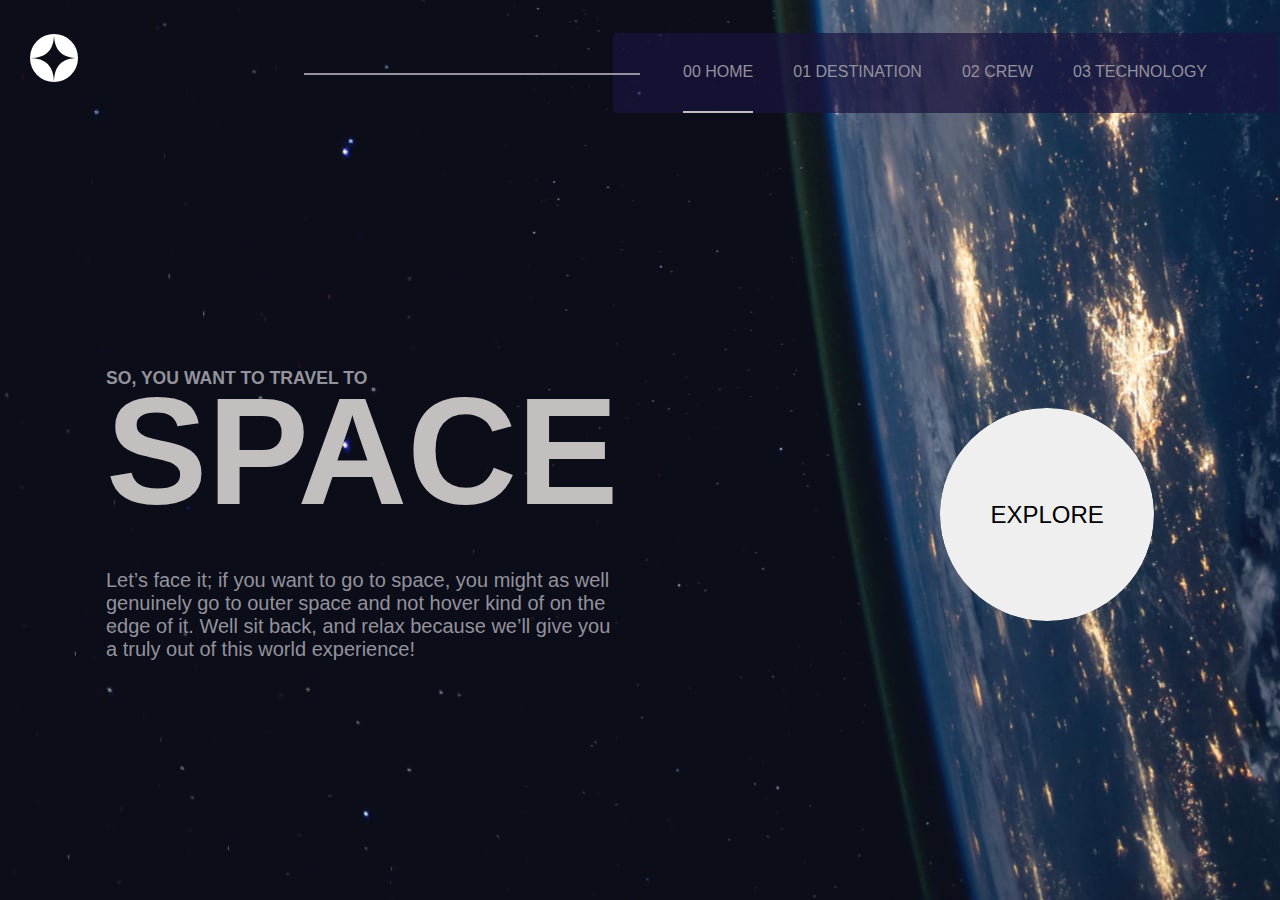
<file: index.html>
<!DOCTYPE html>
<html lang="en">
<head>
  <meta charset="UTF-8">
  <meta name="viewport" content="width=device-width, initial-scale=1.0">

  <link rel="icon" type="image/png" sizes="32x32" href="./assets/favicon-32x32.png">
  <link rel="stylesheet" href="styles.css">
  
  <title>Frontend Mentor | Space tourism website</title>
</head>
<body class="home | bg-repeat">
  <header class="main-header | flex">
    <img src="./assets/shared/logo.svg" alt="logo icon" class="logo">
    <div class="rule">
    </div>
    <nav class="nav-bar">
      <button class="hamburger | hidden">
      <img src="./assets/shared/icon-hamburger.svg" alt="navigations">
      </button>
      <div class="nav-bar-contents">
        <a href="index.html" id="home" class="| uppercase active"><span>00</span> Home</a>
        <a href="./destination-moon.html" id="destination" class="| uppercase"><span>01</span> Destination</a>
        <a href="./crew-commander.html" id="crew" class="| uppercase"><span>02</span> Crew</a>
        <a href="./technology-vehicle.html" id="technology" class="| uppercase"><span>03</span> Technology</a>
      </div>
    </nav>
  </header>
  <main class="flex">
    <section class="flex-left">
<h1 class="main-heading | flex "><span class="small-heading-text | fs-l cl-grayish-blue uppercase">So, you want to travel to
      </span><span class="fs-xxl | cl-white uppercase">Space</span></h1>
      <p class="paragraph | cl-grayish-blue fs-small">Let’s face it; if you want to go to space, you might as well genuinely go to 
        outer space and not hover kind of on the edge of it. Well sit back, and relax 
        because we’ll give you a truly out of this world experience!</p>
    </section>
    <a href="./destination-moon.html" class="explore"><button class="flex-right | fs-mid btn-xl uppercase">Explore</button></a>
  </main>
  <script src="index.js"></script>
</body>
</html>
</file>
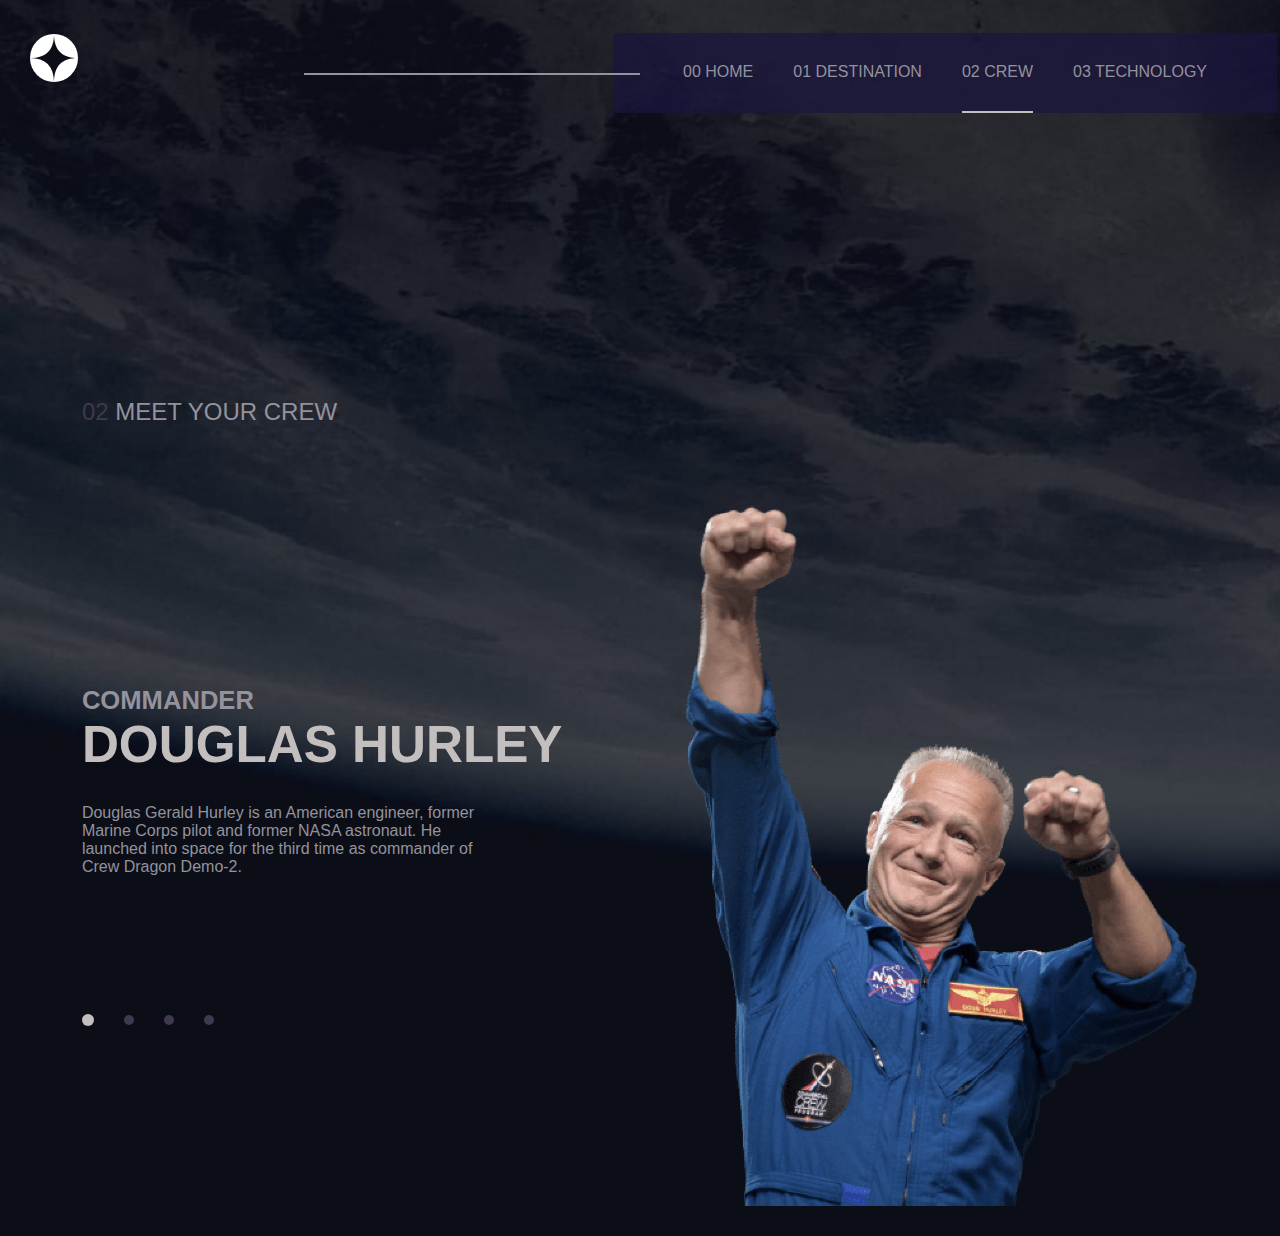
<file: crew-commander.html>
<!DOCTYPE html>
<html lang="en">
<head>
  <meta charset="UTF-8">
  <meta name="viewport" content="width=device-width, initial-scale=1.0">

  <link rel="icon" type="image/png" sizes="32x32" href="./assets/favicon-32x32.png">
  <link rel="stylesheet" href="styles.css">
  
  <title>Frontend Mentor | Space tourism website</title>
</head>
<body class="crew | bg-repeat">
  <header class="main-header | flex">
    <img src="./assets/shared/logo.svg" alt="logo icon" class="logo">
    <div class="rule">
    </div>
    <nav class="nav-bar">
      <button class="hamburger | hidden">
      <img src="./assets/shared/icon-hamburger.svg" alt="navigations">
      </button>
      <div class="nav-bar-contents">
        <a href="index.html" id="home" class="| uppercase"><span>00</span> Home</a>
        <a href="./destination-moon.html" id="destination" class="| uppercase"><span>01</span> Destination</a>
        <a href="./crew-commander.html" id="crew" class="| uppercase active"><span>02</span> Crew</a>
        <a href="./technology-vehicle.html" id="technology" class="| uppercase"><span>03</span> Technology</a>
      </div>
    </nav>
  </header>
  <main class="grid | inverse-grid">
    <p class="grid-one | fs-mid"><span class="cl-dark-grayish-blue">02</span> <span class="cl-grayish-blue uppercase">Meet your crew</span></p>
    <img src="./assets/crew/image-douglas-hurley.png" alt="" class="destination-img | grid-two">
    <section id="selection" class="grid-three | no-base-rule  flex-bottom">
      <h1 class="grid-four-font cl-grayish-blue uppercase
      ">Commander</h1>
      <h2 class="fs-xl-crew | uppercase cl-white">Douglas Hurley</h2>
      <p class="paragraph | cl-grayish-blue padding">
        Douglas Gerald Hurley is an American engineer, former Marine Corps pilot and former NASA astronaut. He launched into space for the third time as commander of Crew Dragon Demo-2.
      </p>
    </section>
      <ul class="navigate grid-four flex-top">
        <li class="moon"><button id="0" class="dot-btn active | cl-grayish-blue fs-small uppercase"></button></li>
        <li class="mars"><button id="1"  class="dot-btn | cl-grayish-blue fs-small uppercase"></button></li>
        <li class="europa"><button id="2" class="dot-btn | cl-grayish-blue fs-small uppercase"></button></li>
        <li class="titan"><button id="3" class="dot-btn | cl-grayish-blue fs-small uppercase"></button></li>
      </ul>
  </main>
  <script src="index.js"></script>
</body>
</html>
</file>
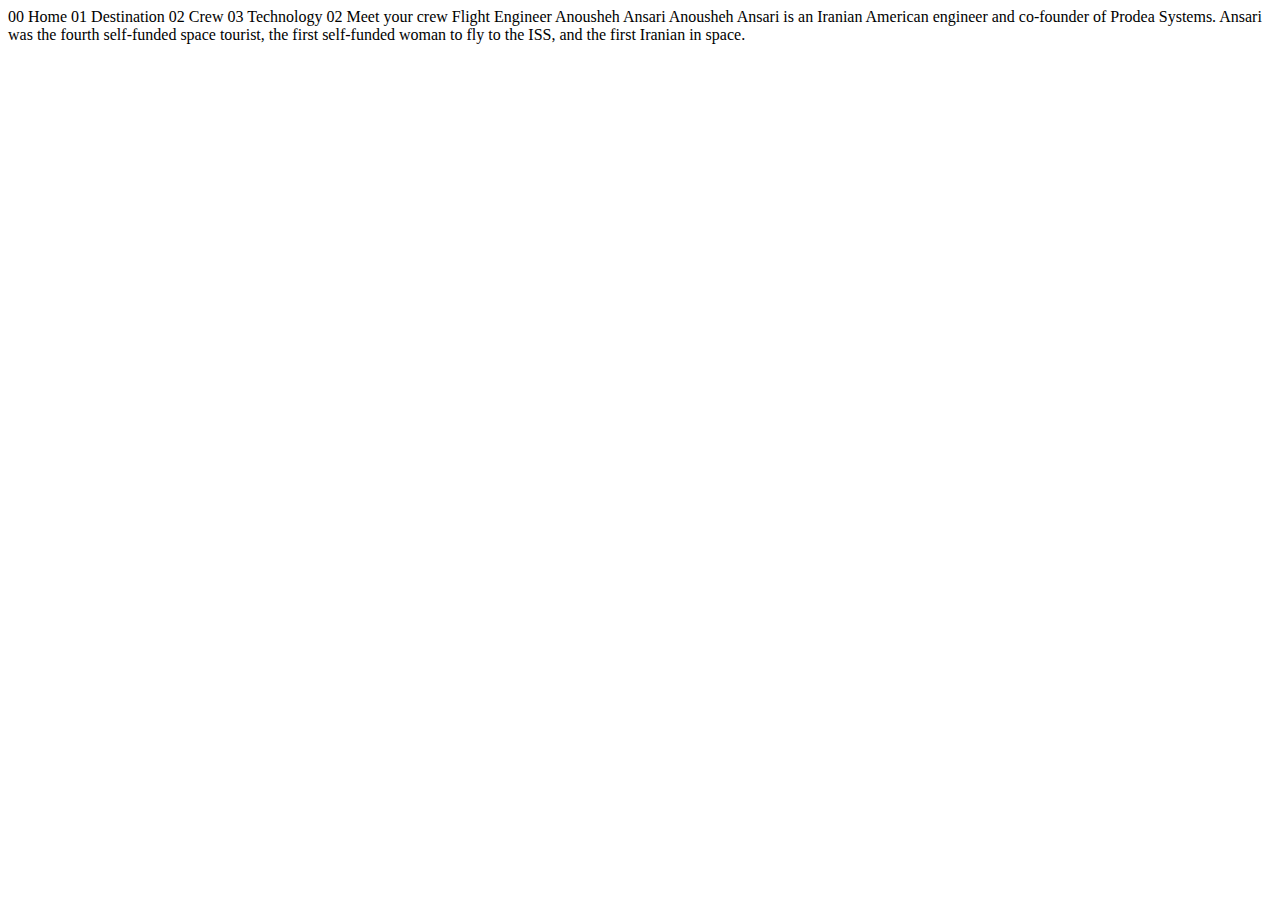
<file: crew-engineer.html>
<!DOCTYPE html>
<html lang="en">
<head>
  <meta charset="UTF-8">
  <meta name="viewport" content="width=device-width, initial-scale=1.0">

  <link rel="icon" type="image/png" sizes="32x32" href="./assets/favicon-32x32.png">
  
  <title>Frontend Mentor | Space tourism website</title>
</head>
<body>

  00 Home
  01 Destination
  02 Crew
  03 Technology

  02 Meet your crew

  Flight Engineer
  Anousheh Ansari

  Anousheh Ansari is an Iranian American engineer and co-founder of Prodea Systems. 
  Ansari was the fourth self-funded space tourist, the first self-funded woman to 
  fly to the ISS, and the first Iranian in space. 
</body>
</html>
</file>
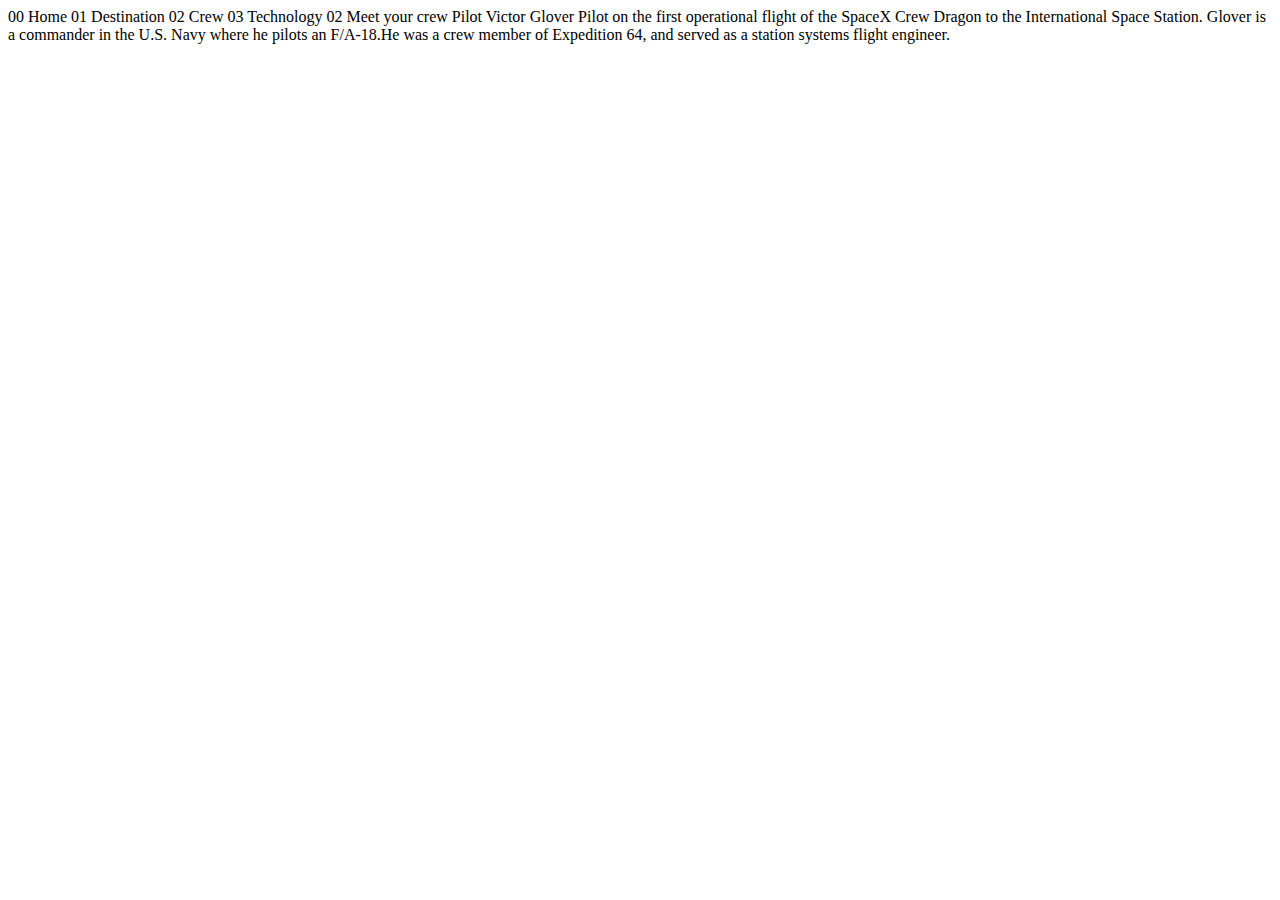
<file: crew-pilot.html>
<!DOCTYPE html>
<html lang="en">
<head>
  <meta charset="UTF-8">
  <meta name="viewport" content="width=device-width, initial-scale=1.0">

  <link rel="icon" type="image/png" sizes="32x32" href="./assets/favicon-32x32.png">
  
  <title>Frontend Mentor | Space tourism website</title>
</head>
<body>

  00 Home
  01 Destination
  02 Crew
  03 Technology

  02 Meet your crew

  Pilot
  Victor Glover

  Pilot on the first operational flight of the SpaceX Crew Dragon to the 
  International Space Station. Glover is a commander in the U.S. Navy where 
  he pilots an F/A-18.He was a crew member of Expedition 64, and served as a 
  station systems flight engineer. 
</body>
</html>
</file>
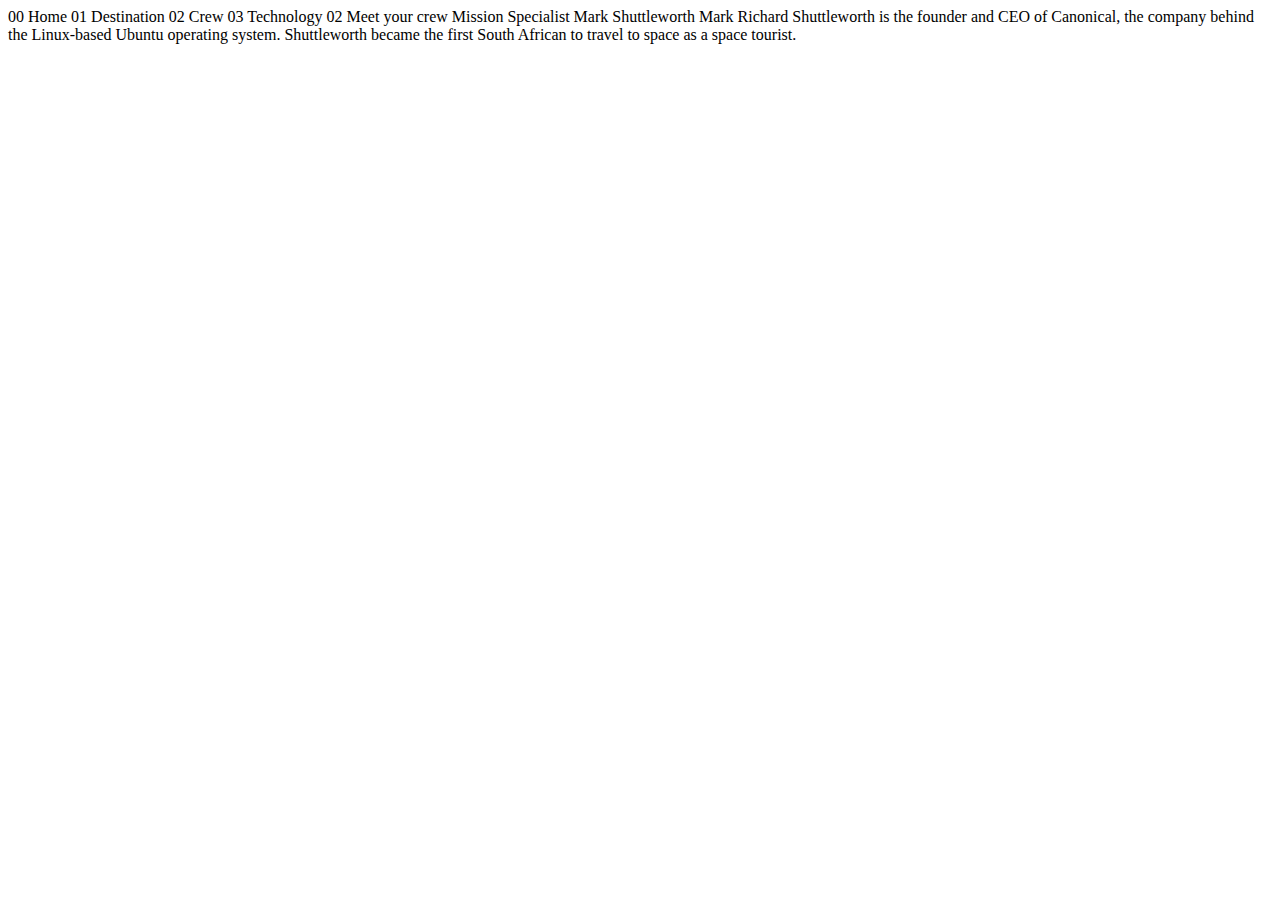
<file: crew-specialist.html>
<!DOCTYPE html>
<html lang="en">
<head>
  <meta charset="UTF-8">
  <meta name="viewport" content="width=device-width, initial-scale=1.0">

  <link rel="icon" type="image/png" sizes="32x32" href="./assets/favicon-32x32.png">
  
  <title>Frontend Mentor | Space tourism website</title>
</head>
<body>

  00 Home
  01 Destination
  02 Crew
  03 Technology

  02 Meet your crew

  Mission Specialist
  Mark Shuttleworth

  Mark Richard Shuttleworth is the founder and CEO of Canonical, the company behind 
  the Linux-based Ubuntu operating system. Shuttleworth became the first South 
  African to travel to space as a space tourist.
</body>
</html>
</file>
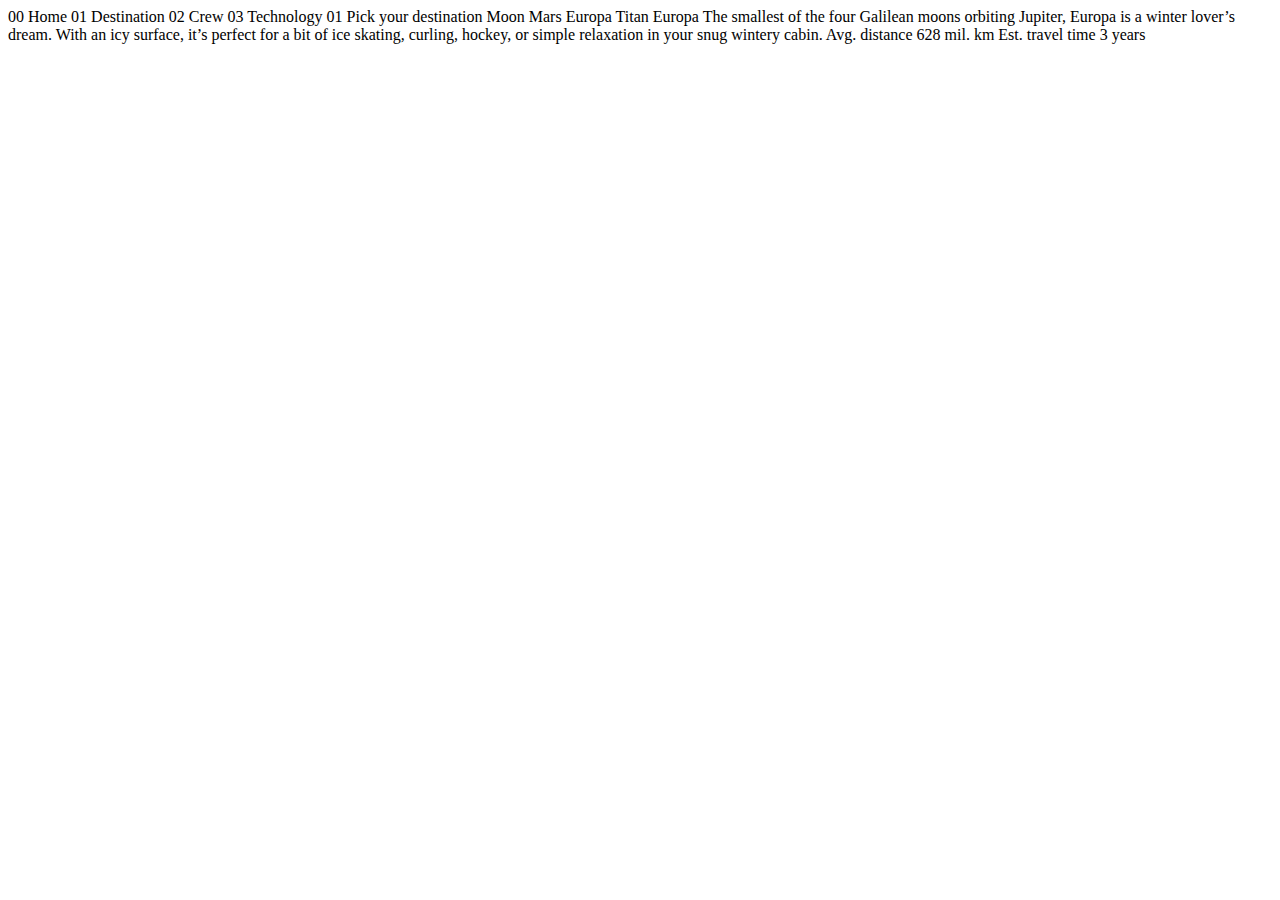
<file: destination-europa.html>
<!DOCTYPE html>
<html lang="en">
<head>
  <meta charset="UTF-8">
  <meta name="viewport" content="width=device-width, initial-scale=1.0">

  <link rel="icon" type="image/png" sizes="32x32" href="./assets/favicon-32x32.png">
  
  <title>Frontend Mentor | Space tourism website</title>
</head>
<body>

  00 Home
  01 Destination
  02 Crew
  03 Technology

  01 Pick your destination

  Moon
  Mars
  Europa
  Titan

  Europa

  The smallest of the four Galilean moons orbiting Jupiter, Europa is a 
  winter lover’s dream. With an icy surface, it’s perfect for a bit of 
  ice skating, curling, hockey, or simple relaxation in your snug 
  wintery cabin.

  Avg. distance
  628 mil. km

  Est. travel time
  3 years
</body>
</html>
</file>
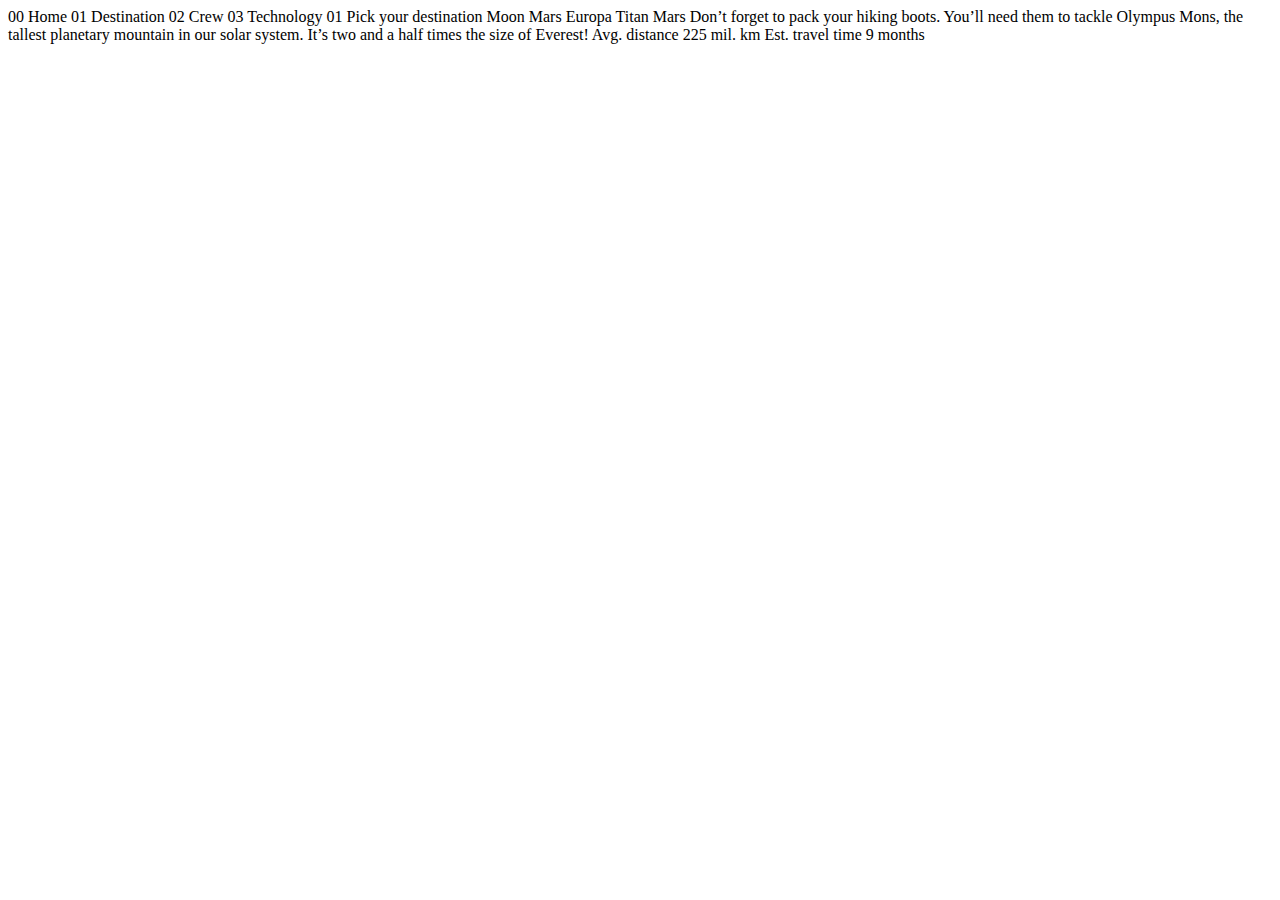
<file: destination-mars.html>
<!DOCTYPE html>
<html lang="en">
<head>
  <meta charset="UTF-8">
  <meta name="viewport" content="width=device-width, initial-scale=1.0">

  <link rel="icon" type="image/png" sizes="32x32" href="./assets/favicon-32x32.png">
  
  <title>Frontend Mentor | Space tourism website</title>
</head>
<body>

  00 Home
  01 Destination
  02 Crew
  03 Technology

  01 Pick your destination

  Moon
  Mars
  Europa
  Titan

  Mars

  Don’t forget to pack your hiking boots. You’ll need them to tackle Olympus Mons, 
  the tallest planetary mountain in our solar system. It’s two and a half times 
  the size of Everest!

  Avg. distance
  225 mil. km

  Est. travel time
  9 months
</body>
</html>
</file>
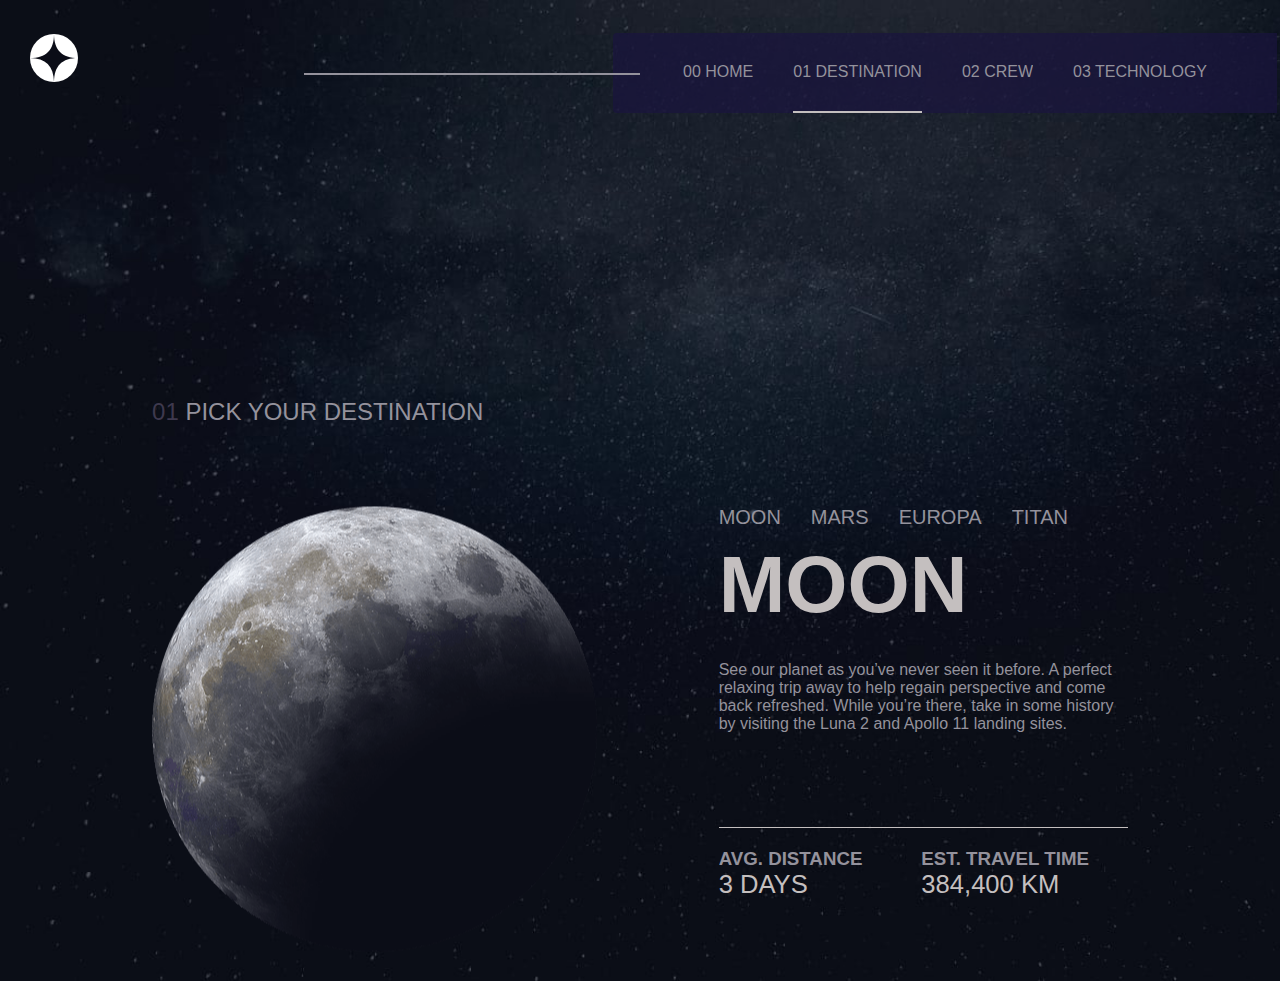
<file: destination-moon.html>
<!DOCTYPE html>
<html lang="en">
<head>
  <meta charset="UTF-8">
  <meta name="viewport" content="width=device-width, initial-scale=1.0">

  <link rel="icon" type="image/png" sizes="32x32" href="./assets/favicon-32x32.png">
  <link rel="stylesheet" href="styles.css">
  
  <title>Frontend Mentor | Space tourism website</title>
</head>
<body class="destination | bg-repeat">
  <header class="main-header | flex">
    <img src="./assets/shared/logo.svg" alt="logo icon" class="logo">
    <div class="rule">
    </div>
    <nav class="nav-bar">
      <button class="hamburger | hidden">
      <img src="./assets/shared/icon-hamburger.svg" alt="navigations">
      </button>
      <div class="nav-bar-contents">
        <a href="index.html" id="home" class="| uppercase"><span>00</span> Home</a>
        <a href="./destination-moon.html" id="destination" class="| uppercase active"><span>01</span> Destination</a>
        <a href="./crew-commander.html" id="crew" class="| uppercase"><span>02</span> Crew</a>
        <a href="./technology-vehicle.html" id="technology" class="| uppercase"><span>03</span> Technology</a>
      </div>
    </nav>
  </header>
  <main class="grid">
    <p class="grid-one | fs-mid"><span class="cl-dark-grayish-blue">01</span> <span class="cl-grayish-blue uppercase">Pick your destination</span></p>
    <img src="./assets/destination/image-moon.png" alt="" class="destination-img | grid-two">
    <section id="selection" class="grid-three">
      <ul class="navigate">
        <li class="moon"><button id="0" class="cl-grayish-blue fs-small uppercase">Moon</button></li>
        <li class="mars"><button id="1"  class="cl-grayish-blue fs-small uppercase">Mars</button></li>
        <li class="europa"><button id="2" class="cl-grayish-blue fs-small uppercase">Europa</button></li>
        <li class="titan"><button id="3" class="cl-grayish-blue fs-small uppercase">Titan</button></li>
      </ul>
      <h1 class="fs-xl | uppercase cl-white">Moon</h1>
      <p class="paragraph | cl-grayish-blue padding">
        See our planet as  you’ve never seen it before. A perfect relaxing trip away to help 
        regain perspective and come back refreshed. While you’re there, take in some history 
        by visiting the Luna 2 and Apollo 11 landing sites.
      </p>
    </section>
    <aside class="grid-four">
      <h3 class="aside-grid-one | cl-grayish-blue uppercase">
        Avg. distance
      </h3>
      <h3 class="aside-grid-three | cl-grayish-blue uppercase">
        Est. travel time
      </h3>
      <p class="aside-grid-four | cl-white uppercase grid-four-font">
        3 days
      </p>
      <p class="aside-grid-two | cl-white uppercase grid-four-font">
        384,400 km
      </p>
    </aside>
  </main>
  <script src="index.js"></script>
</body>
</html>
</file>
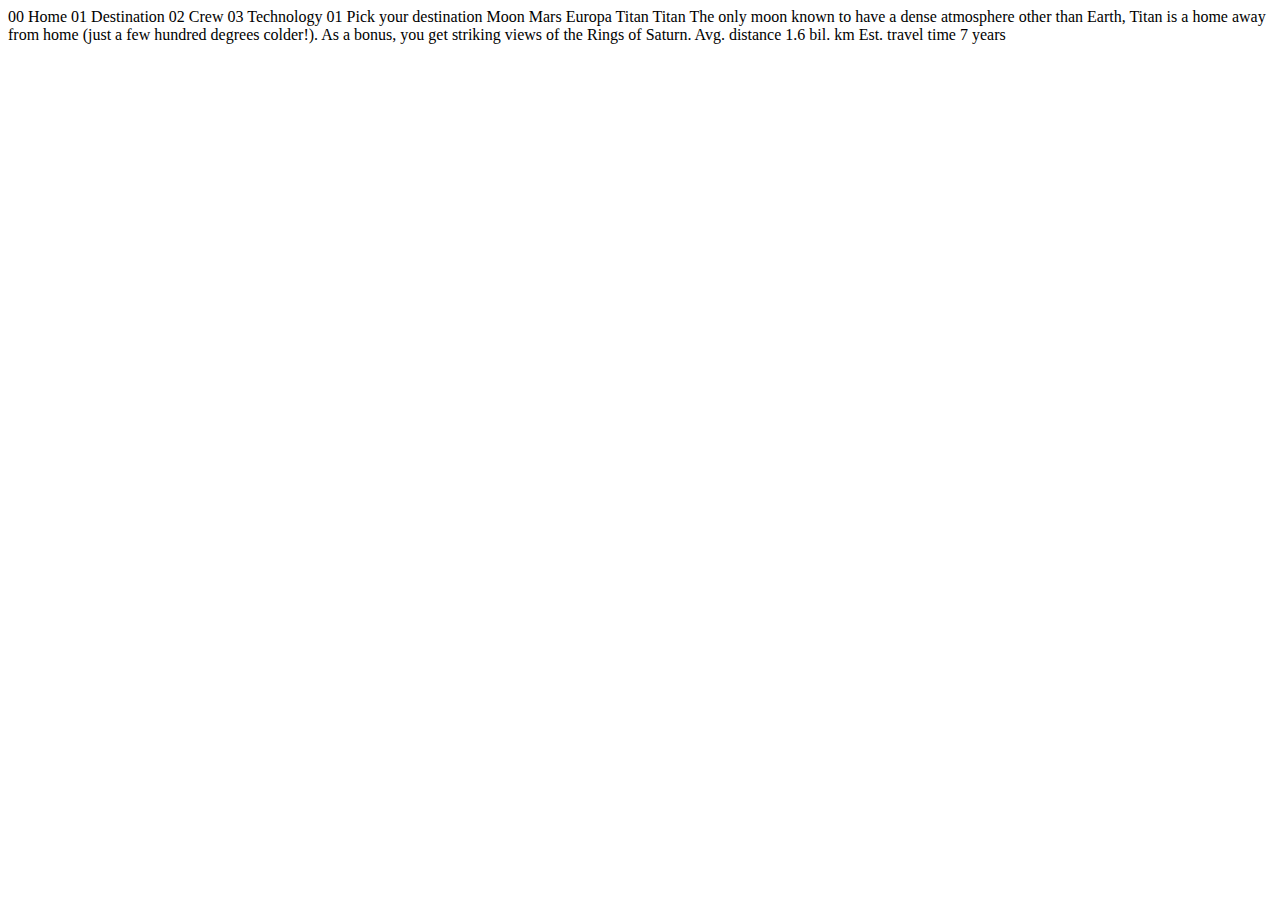
<file: destination-titan.html>
<!DOCTYPE html>
<html lang="en">
<head>
  <meta charset="UTF-8">
  <meta name="viewport" content="width=device-width, initial-scale=1.0">

  <link rel="icon" type="image/png" sizes="32x32" href="./assets/favicon-32x32.png">
  
  <title>Frontend Mentor | Space tourism website</title>
</head>
<body>

  00 Home
  01 Destination
  02 Crew
  03 Technology

  01 Pick your destination

  Moon
  Mars
  Europa
  Titan

  Titan

  The only moon known to have a dense atmosphere other than Earth, Titan 
  is a home away from home (just a few hundred degrees colder!). As a 
  bonus, you get striking views of the Rings of Saturn.

  Avg. distance
  1.6 bil. km

  Est. travel time
  7 years
</body>
</html>
</file>
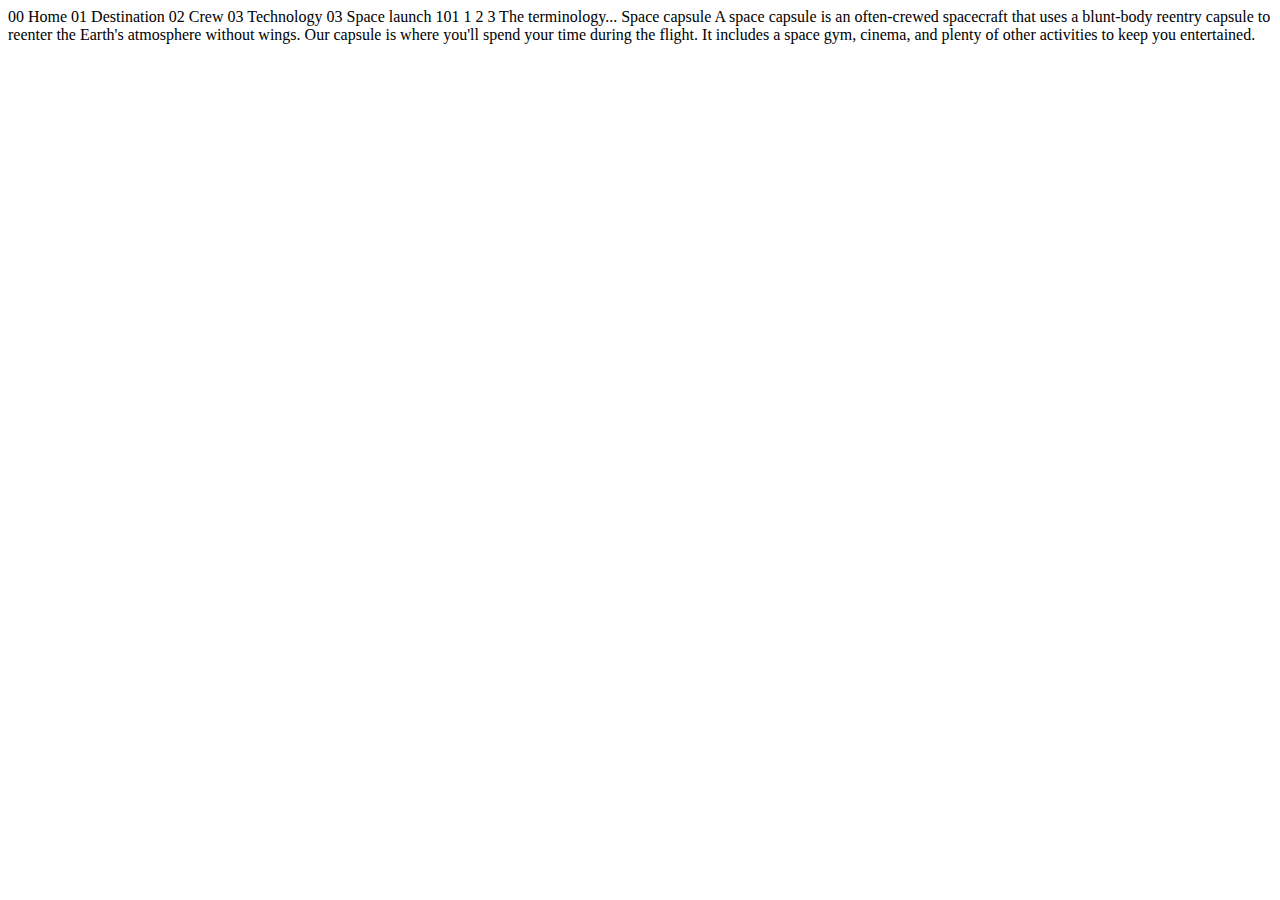
<file: technology-capsule.html>
<!DOCTYPE html>
<html lang="en">
<head>
  <meta charset="UTF-8">
  <meta name="viewport" content="width=device-width, initial-scale=1.0">

  <link rel="icon" type="image/png" sizes="32x32" href="./assets/favicon-32x32.png">
  
  <title>Frontend Mentor | Space tourism website</title>
</head>
<body>

  00 Home
  01 Destination
  02 Crew
  03 Technology

  03 Space launch 101

  1
  2
  3

  The terminology...
  Space capsule

  A space capsule is an often-crewed spacecraft that uses a blunt-body reentry 
  capsule to reenter the Earth's atmosphere without wings. Our capsule is where 
  you'll spend your time during the flight. It includes a space gym, cinema, 
  and plenty of other activities to keep you entertained.
</body>
</html>
</file>
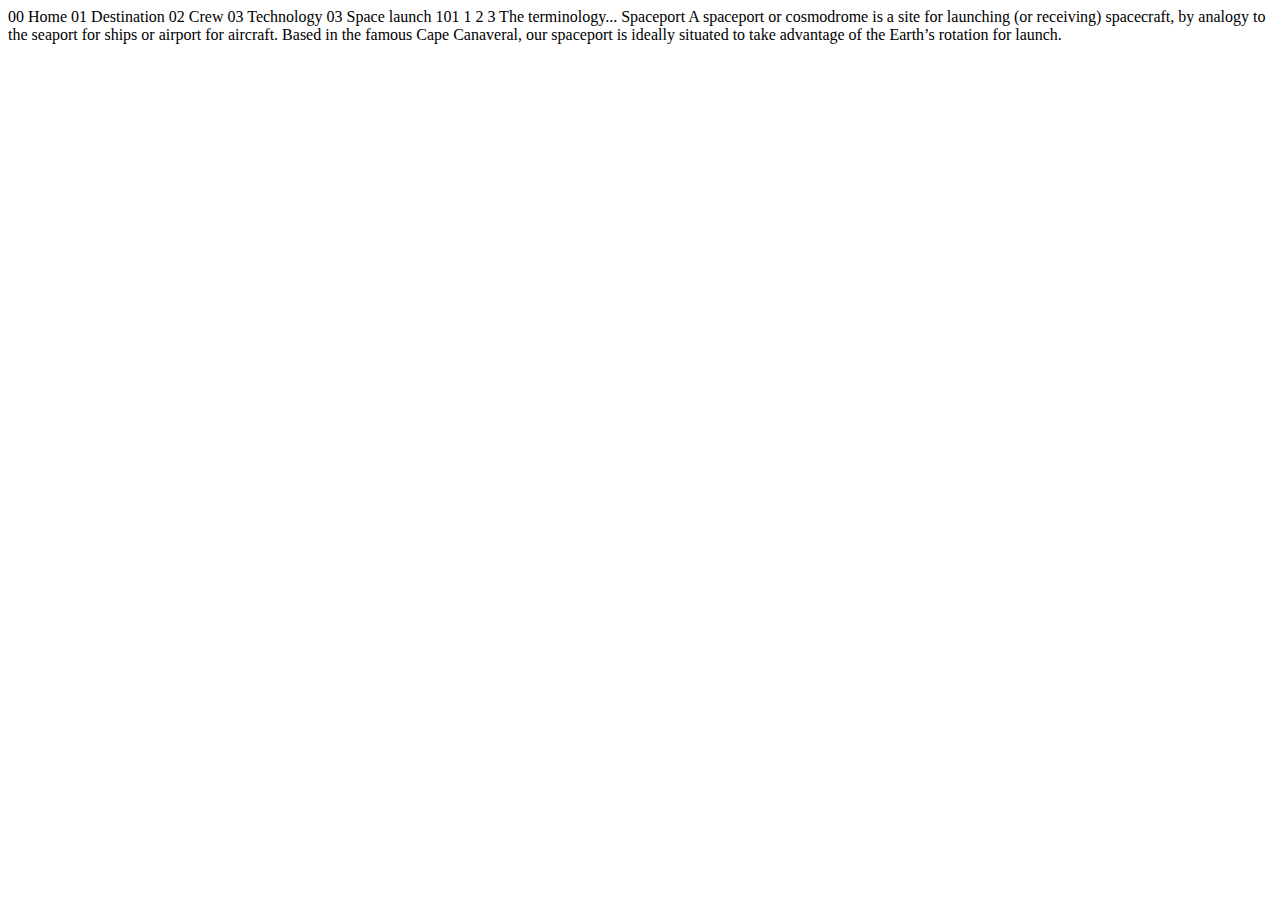
<file: technology-spaceport.html>
<!DOCTYPE html>
<html lang="en">
<head>
  <meta charset="UTF-8">
  <meta name="viewport" content="width=device-width, initial-scale=1.0">

  <link rel="icon" type="image/png" sizes="32x32" href="./assets/favicon-32x32.png">
  
  <title>Frontend Mentor | Space tourism website</title>
</head>
<body>

  00 Home
  01 Destination
  02 Crew
  03 Technology

  03 Space launch 101

  1
  2
  3

  The terminology...
  Spaceport

  A spaceport or cosmodrome is a site for launching (or receiving) spacecraft, 
  by analogy to the seaport for ships or airport for aircraft. Based in the 
  famous Cape Canaveral, our spaceport is ideally situated to take advantage 
  of the Earth’s rotation for launch.
</body>
</html>
</file>
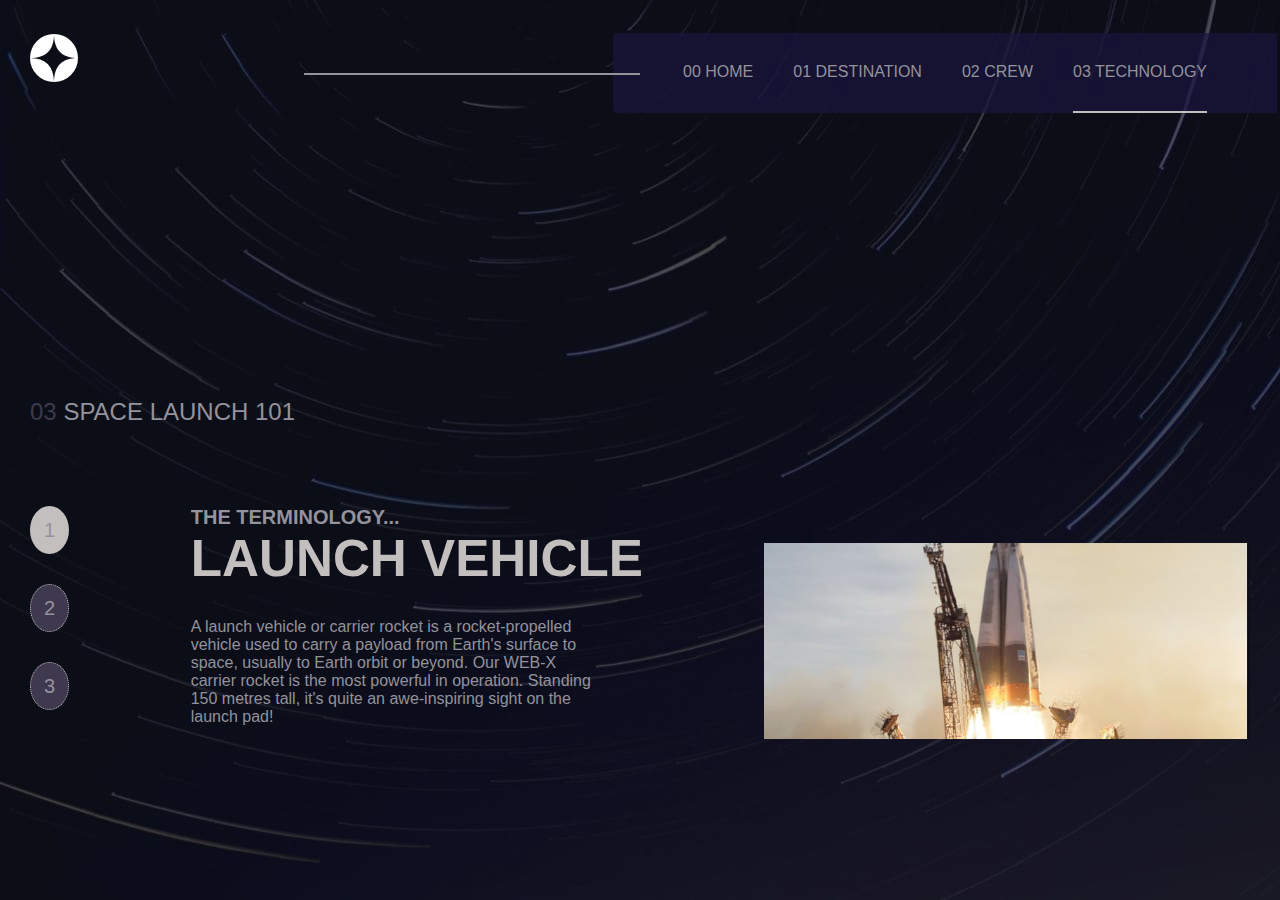
<file: technology-vehicle.html>
<!DOCTYPE html>
<html lang="en">
<head>
  <meta charset="UTF-8">
  <meta name="viewport" content="width=device-width, initial-scale=1.0">

  <link rel="icon" type="image/png" sizes="32x32" href="./assets/favicon-32x32.png">
  <link rel="stylesheet" href="styles.css">

  <title>Frontend Mentor | Space tourism website</title>
</head>
<body class="technology | bg-repeat">
  <header class="main-header | flex">
    <img src="./assets/shared/logo.svg" alt="logo icon" class="logo">
    <div class="rule">
    </div>
    <nav class="nav-bar">
      <button class="hamburger | hidden">
      <img src="./assets/shared/icon-hamburger.svg" alt="navigations">
      </button>
      <div class="nav-bar-contents">
        <a href="index.html" id="home" class="| uppercase"><span>00</span> Home</a>
        <a href="./destination-moon.html" id="destination" class="| uppercase"><span>01</span> Destination</a>
        <a href="./crew-commander.html" id="crew" class="| uppercase"><span>02</span> Crew</a>
        <a href="./technology-vehicle.html" id="technology" class="| uppercase active"><span>03</span> Technology</a>
      </div>
    </nav>
  </header>
  <main class="grid | inverse-grid">
    <p class="grid-one | fs-mid"><span class="cl-dark-grayish-blue">03</span> <span class="cl-grayish-blue uppercase">Space launch 101</span></p>
    <img src="./assets/technology/image-launch-vehicle-landscape.jpg" alt="" class="destination-img | grid-two">
    <section id="selection" class="grid-three | no-base-rule  flex-bottom">
      <h1 class="fs-small cl-grayish-blue uppercase
      ">The terminology...</h1>
      <h2 class="fs-xl-crew | uppercase cl-white">Launch vehicle</h2>
      <p class="paragraph | cl-grayish-blue padding">
        A launch vehicle or carrier rocket is a rocket-propelled vehicle used to carry a payload from Earth's surface to space, usually to Earth orbit or beyond. Our WEB-X carrier rocket is the most powerful in operation. Standing 150 metres tall, it's quite an awe-inspiring sight on the launch pad!
      </p>
    </section>
      <ul class="navigate grid-four flex-top">
        <li class="moon"><button id="0" class="dot-btn active | cl-grayish-blue fs-small uppercase even-aspect-ratio">1</button></li>
        <li class="mars"><button id="1"  class="dot-btn | cl-grayish-blue fs-small uppercase even-aspect-ratio">2</button></li>
        <li class="europa"><button id="2" class="dot-btn | cl-grayish-blue fs-small uppercase even-aspect-ratio">3</button></li>
      </ul>
  </main>
  <script src="index.js"></script>
</body>
</html>
</file>
<file: styles.css>
:root {
  --fs-100: 0.5rem;
  --fs-200: 0.75rem;
  --fs-300: 0.925rem;
  --fs-400: 1rem;
  --fs-500: 1.25rem;
  --fs-600: 1.5rem;
  --fs-700: 2rem;
  --fs-800: 2.5rem;
  --fs-900: 3rem;
  --fs-1000: 3.5rem;
  --fs-2000: 7rem;

  --fw-400: 400;
  --fw-600: 600;
  --fw-700: 700;

  --grayish-blue: rgb(148, 146, 156);
  --dark-grayish-blue: rgb(62, 57, 78);
  --white: rgb(196, 191, 191);
  --black: rgb(0, 0, 0);

  --ff-poppins: "Poppins", sans-serif;
  --ff-open-sans: "Open Sans", sans-serif;
}
/***********RESET*************/
* {
    overflow-x: hidden;
    margin: 0;
    padding: 0;
    box-sizing: border-box;
    font-family: 'Segoe UI', Tahoma, Geneva, Verdana, sans-serif;
}   
/************general classes************/
/**BODY BACKGROUND**/
.bg-repeat {
    background-repeat: no-repeat;
    background-size: cover;
    min-height: 100vh;
}

body {
    display: flex;
    justify-content: flex-start;
    flex-direction: column;
    gap: calc(60px + 15vw);
}

body.home {
    background-image: url(./assets/home/background-home-mobile.jpg);
}

body.destination {
    background-image: url(./assets/destination/background-destination-mobile.jpg);
}

body.crew {
    background-image: url(./assets/crew/background-crew-mobile.jpg);
}

body.technology {
    background-image: url(./assets/technology/background-technology-mobile.jpg);
}

@media (min-width: 40rem) {
    body.home {
        background-image: url(./assets/home/background-home-tablet.jpg);
    }
    
    body.destination {
        background-image: url(./assets/destination/background-destination-tablet.jpg);
    }
    
    body.crew {
        background-image: url(./assets/crew/background-crew-tablet.jpg);
    }
    
    body.technology {
        background-image: url(./assets/technology/background-technology-tablet.jpg);
    }

    .paragraph {
        text-align: start;
    }
}

@media (min-width: 55rem) {
    body.home {
        background-image: url(./assets/home/background-home-desktop.jpg);
    }

    body.destination {
        background-image: url(./assets/destination/background-destination-desktop.jpg);
    }
    
    body.crew {
        background-image: url(./assets/crew/background-crew-desktop.jpg);
    }
    
    body.technology {
        background-image: url(./assets/technology/background-technology-desktop.jpg);
    }

    .paragraph {
        max-width: 50ch;
    }
}

/* ***************links************ */
a {
    display: block;
    text-decoration: none;
    color: var(--grayish-blue);
    padding: 0 0 30px;
    margin: 0 15px 0;
    outline: none;
    overflow-y: hidden;
}

.home a.explore {
    border-radius: 50%;
    padding: 0;
}

.home a.explore:focus, .home a.explore:hover {
    border: 5px solid var(--dark-grayish-blue);
}

a:hover, a:focus {
    font-size: 1.1rem;
    font-weight: 700;  
}

a:active, a:visited, a:focus-within {
    border-bottom: 2px solid var(--white);
}

a.active {
    border-bottom: 2px solid var(--white);
}


/**********utility classes************/

/**COLOR**/
.cl-white {
    color: var(--white);
}

.cl-dark-grayish-blue {
    color: var(--dark-grayish-blue);
}

.cl-grayish-blue {
    color: var(--grayish-blue);
}

.uppercase {
    text-transform: uppercase;
}

.fs-xl {
    font-size: clamp(2rem, 25vw, 5rem);
}

.fs-xl-crew {
    font-size: clamp(1.6rem, 4vw, 4rem);
}

.fs-xxl {
    font-size: clamp(2rem, 20vw, 10rem);
    margin-top: clamp(-25px,-4vw, 16px);
}

@media (min-width : 55rem) {
    .fs-xxl {
        font-size: 9.5rem;
    }
}

.fs-l {
    text-align: center;
    font-size: 1.1rem;
}

.grid-four-font {
    font-size: 1.6rem;
}

.fs-mid {
    font-size: 1.5rem;
}

.fs-small {
    font-size: var(--fs-500);
    text-align: center;
}

@media (min-width : 55rem) {
    .fs-small {
        text-align: left;
    }
}

.flex {
    display: flex;
    flex-direction: column;
    justify-content: space-around;
    align-items: center;
}

@media (min-width : 55rem) {
    .flex {
        flex-direction: row;
        justify-items: flex-end;
    }
}

.padding {
    padding: 30px 0 50px;
}
/* ***************************** */
.logo {
    padding: 0 30px;
}
main.flex {
    height: calc(100vh - 8rem);
    padding: 0 30px;
    margin-bottom: 20vh;
    height: max-content;
    gap: 150px;
}

.rule {
    background-color: var(--grayish-blue
    );
    height: 2px;
    position: absolute;
    left: calc(35rem - 20vw);
    right: calc(40rem);
    top: calc(50% + 15px);
}

/* btn */
.btn-xl {
    min-width: 14ch;
    min-height: 14ch;
    padding: 2ch;
    border-radius: 50%;
    border: hidden;
}

@media (min-width: 55rem) {
    .btn-xl {
        width: 16ch;
        height: 16ch;
    }
}

h1.flex {
    flex-direction: column;
}

.paragraph {
    max-width: 50ch;
    margin-top: 30px;
}

@media (min-width : 55rem) {
    .paragraph {
        max-width: 46ch;
    }

    h1.flex {
        align-items: flex-start;
    }
}

header.flex {
    position: relative;
    margin-top: 30px;
    flex-direction: row;
    justify-content: space-between;
}

@media (min-width: 40rem) {
    header.flex {
        margin-top: 0;
    }
}

.nav-bar-contents {
    display: none;
}

nav {
    padding: 3px;
}

.hamburger {
    margin-right: 30px;
    background: none;
    border: none;
    z-index: 2;
    outline: none;
    overflow-y: hidden;
    padding: 3px;
}

button.hamburger:focus, button.hamburger:hover {
    transform: scale(1.1);

}

@media (max-width: 40rem) {
.nav-bar-contents.clicked {
    display: flex;
    flex-direction: column;
    justify-content: space-evenly;
    align-items: center;    
    position: fixed;
    right: 0;
    top: 100px;
    padding: 20px;
    background-color: rgba(25, 20, 63, 0.7);
    width: 100vw;
    height: 70vh;
    z-index: 1;
    animation-name: dropdown;
    animation-duration: 0.7s;
    animation-fill-mode: forwards;
    animation-direction: normal;
    animation-timing-function: ease-in-out;
    overflow-y: hidden;
}

.nav-bar-contents.unclicked {
    display: flex;
    flex-direction: column;
    justify-content: space-evenly;
    align-items: center;    
    position: fixed;
    right: 0;
    top: 100px;
    width: 100vw;
    padding: 20px;
    background-color: rgba(25, 20, 63, 0.7);
    height: 0;
    animation-name: reverseDropdown;
    animation-duration: 1.2s;
    animation-fill-mode: forwards;
    animation-direction: normal;
    animation-timing-function: ease-in-out;
    overflow-y: hidden;
}

.hamburger img.close {
    animation-name: spin;
    animation-duration: 0.4s;
    animation-iteration-count: 1;
    animation-direction: normal;
    animation-fill-mode: forwards;
}

@keyframes spin {
    0% {
        transform: rotate(0deg);
    }
    20% {
        transform: rotate(90deg);
    }
    50% {
        transform: rotate(180deg);
    }
    75% {
        transform: rotate(270deg);
    }
    100% {
        transform: rotate(360deg);
    }
}

@keyframes dropdown {
    0% {
        height: 0;
        opacity: 0;
    }
    40% {
        opacity: 0;
    }
    100% {
        height: 70vh;
        opacity: 100%;
    }
}

@keyframes reverseDropdown {
    0% {
        height: 70vh;
        opacity: 100%;
    }
    60% {
        opacity: 0%;
    }
    100% {
        height: 0;
        opacity: 0;
    }
}
}


@media (min-width : 40rem) {
    .nav-bar-contents {
        display: flex;
        justify-content: space-around;
        background-color: rgba(25, 20, 63, 0.7);
        padding: 30px 15px 0;
        border-radius: 0 0 0 4px;
    }

    .hidden, a span {
        display: none;
    }
}

@media (min-width : 55rem) {
    .nav-bar-contents {
        border-radius: 4px 0 0 4px;
        padding: 30px 50px 0;
        margin-top: 30px;
    }

    a {
        padding: 0 0 30px;
        margin: 0 20px 0;
    }

    a span {
        display: inline;
    }
}

/*********** destination ***********/
.grid {
    display: grid;
    grid-template-areas: 
    'grid-one'
    'grid-two'
    'grid-three'
    'grid-four';
    row-gap: 5rem ;
    column-gap: clamp(5rem,-2rem + 12vw, 15rem);
    padding: 30px;
    justify-content: center;
}

@media (min-width: 55rem) {
    .grid {
        grid-template-areas: 
        'grid-one grid-one'
        'grid-two grid-three'
        'grid-two grid-four';
    }

    .inverse-grid {
        grid-template-areas: 
        'grid-one grid-one'
        'grid-three grid-two'
        'grid-four grid-two';
    }

    .technology .grid {
        grid-template-areas: 
        'grid-one grid-one grid-one'
        'grid-four grid-three grid-two';
    }
}

.grid-one {
    grid-area: grid-one;
}

@media (min-width: 55rem) {
    .grid-one {
        text-align: left;
    }
}

.grid-two {
    grid-area: grid-two;
    width: 100%;
    max-width: fit-content;
    position: relative;
    top: 50%;
    transform: translateY(-50%);
}

.grid-three {
    display: flex;
    flex-direction: column;
    justify-content: flex-start;
    grid-area: grid-three;
    border-bottom: 1px solid var(--white);
}

.grid-four {
    grid-area: grid-four;
}

.destination .grid-four {
    margin-top: -5rem;
    padding-top: 20px;
    display: grid;
    column-gap: 20px;
    grid-template-areas: 
    'heading-one heading-two'
    'content-one content-two';
    height: fit-content;
}

@media (min-width: 40rem) {
    .technology .grid-four {
        flex-direction: column;
    }
}

.navigate {
    display: flex;
    gap: 30px;
    justify-content: flex-start;
    align-items: center;
}

.navigate li button {
    background: none;
    border: none;
    outline: none;
    padding-bottom: 10px;
}

.navigate li button:hover, .navigate li button:focus, .navigate li button:active, .navigate li button:visited {
    border-bottom: 2px solid var(--white);
}

.navigate li button.active {
    border-bottom: 2px solid var(--white);
}

.grid-three .paragraph {
    margin-top: 0;
}

.no-base-rule {
    border: none;
}

.flex-top {
    align-items: flex-start;
}

.dot-btn {
     padding: 5px !important;
    /* width: 10px;
    height: 10px; */
    border: hidden;
    border-radius: 50%;
    background: var(--dark-grayish-blue) !important;
    border: hidden !important;
}

.dot-btn:focus, .dot-btn:hover, .dot-btn:active {
    padding: 6px !important;
    /* height: 12px;
    width: 12px; */
}

.even-aspect-ratio:focus, .even-aspect-ratio:hover, even-aspect-ratio:active {
    padding: 13px !important;
    
    /* height: 12px;
    width: 12px; */
}

.even-aspect-ratio:hover, .even-aspect-ratio:focus {
    border: 1.5px solid var(--white) !important;
}

.dot-btn.active {
    background: var(--white) !important;
    padding: 6px !important;
    /* height: 12px;
    width: 12px; */
}

.technology .dot-btn.active {
    padding: 13px !important;
}

.flex-bottom {
    display: flex;
    flex-direction: column;
    justify-content: flex-end;
    align-items: flex-start;
}

.even-aspect-ratio {
    padding: 13px !important;
    line-height: 1;
    border: 1px dotted var(--white) !important;
    /* padding-inline: 20px !important; */
}
</file>
